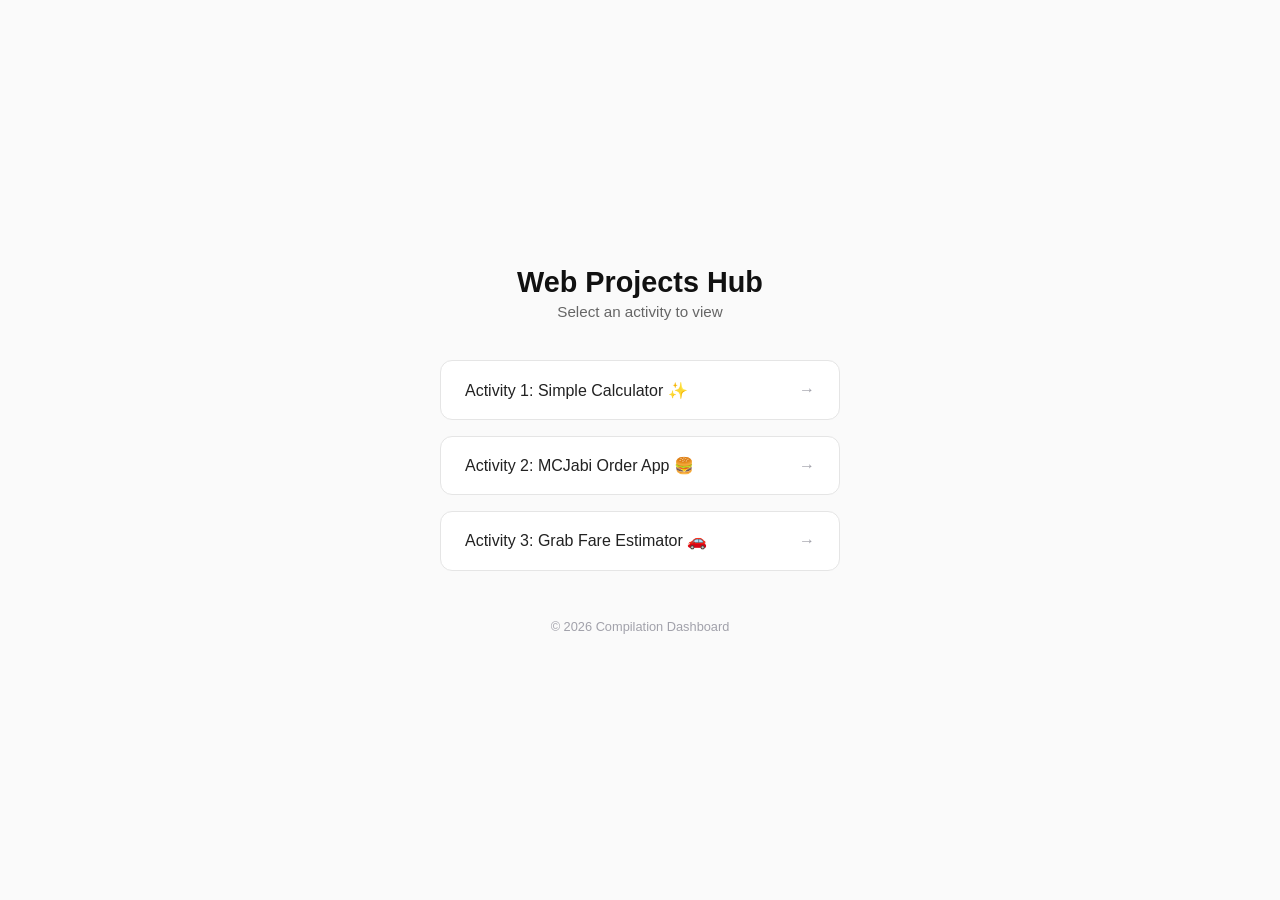
<file: index.html>
<!DOCTYPE html>
<html lang="en">
<head>
  <meta charset="UTF-8">
  <meta name="viewport" content="width=device-width, initial-scale=1.0">
  <title>Activity Dashboard Hub</title>
  <style>
    * {
      box-sizing: border-box;
      margin: 0;
      padding: 0;
      font-family: -apple-system, BlinkMacSystemFont, "Segoe UI", Roboto, sans-serif;
    }

    body {
      background-color: #fafafa;
      color: #222222;
      min-height: 100vh;
      display: flex;
      flex-direction: column;
      justify-content: center;
      align-items: center;
      padding: 2rem 1rem;
    }

    header {
      text-align: center;
      margin-bottom: 2.5rem;
    }

    header h1 {
      font-size: 1.8rem;
      font-weight: 700;
      color: #111111;
      margin-bottom: 0.25rem;
    }

    header p {
      color: #666666;
      font-size: 0.95rem;
    }

    main {
      width: 100%;
      max-width: 400px;
      display: flex;
      flex-direction: column;
      gap: 1rem;
    }

    .btn-link {
      display: flex;
      justify-content: space-between;
      align-items: center;
      background: #ffffff;
      color: #222222;
      text-decoration: none;
      padding: 1.2rem 1.5rem;
      border-radius: 12px;
      font-weight: 500;
      font-size: 1rem;
      border: 1px solid #e5e5e5;
      transition: all 0.2s ease;
    }

    .btn-link:hover {
      background: #f4f4f5;
      border-color: #d4d4d8;
      transform: translateX(4px);
    }

    .arrow {
      color: #a1a1aa;
      transition: color 0.2s;
    }

    .btn-link:hover .arrow {
      color: #111111;
    }

    footer {
      margin-top: 3rem;
      color: #a1a1aa;
      font-size: 0.8rem;
    }
  </style>
</head>
<body>

  <header>
    <h1>Web Projects Hub</h1>
    <p>Select an activity to view</p>
  </header>

  <main>
    <a href="Activity1.html" class="btn-link">
      <span>Activity 1: Simple Calculator ✨</span>
      <span class="arrow">→</span>
    </a>

    <a href="Activity2.html" class="btn-link">
      <span>Activity 2: MCJabi Order App 🍔</span>
      <span class="arrow">→</span>
    </a>

    <a href="Activity3.html" class="btn-link">
      <span>Activity 3: Grab Fare Estimator 🚗</span>
      <span class="arrow">→</span>
    </a>
  </main>

  <footer>
    <p>© 2026 Compilation Dashboard</p>
  </footer>

</body>
</html>
</file>
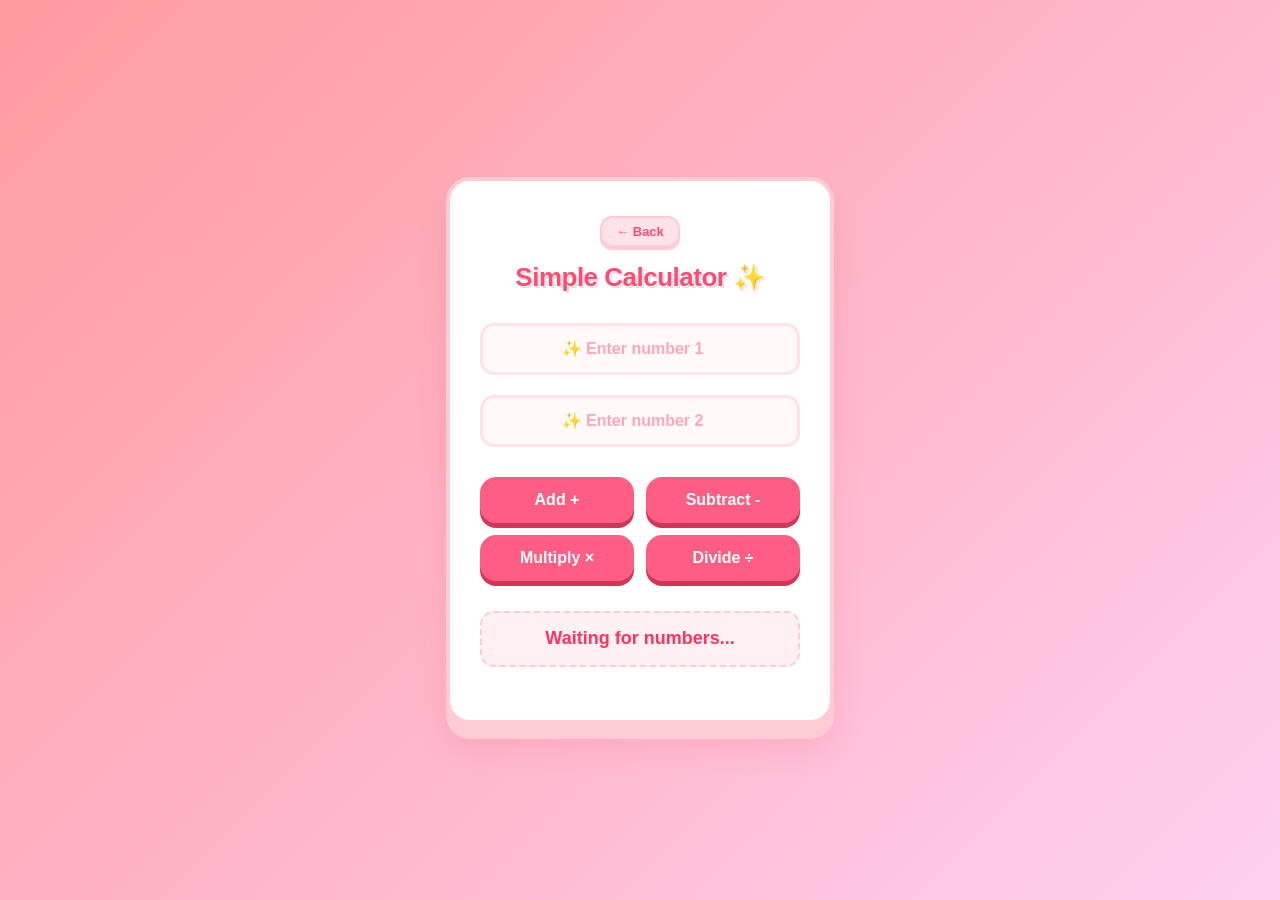
<file: Activity1.html>
<!DOCTYPE html>
<html lang="en">
<head>
  <meta charset="UTF-8">
  <meta name="viewport" content="width=device-width, initial-scale=1.0">
  <title>Simple Calculator</title>
  <link rel="stylesheet" href="css/calculator.css">
</head>
<body>
  <div class="container">
    <a href="index.html" class="btn-back-cute">← Back</a>

    <h2>Simple Calculator ✨</h2>

    <input type="number" id="num1" placeholder="✨ Enter number 1">
    <input type="number" id="num2" placeholder="✨ Enter number 2">

    <div class="btn-group">
      <button onclick="add()">Add +</button>
      <button onclick="subtract()">Subtract -</button>
      <button onclick="multiply()">Multiply ×</button>
      <button onclick="divide()">Divide ÷</button>
    </div>

    <h3 id="result">Waiting for numbers...</h3> 
  </div>

  <script>
    function add() {
      var num1 = parseFloat(document.getElementById("num1").value);
      var num2 = parseFloat(document.getElementById("num2").value);
      if (isNaN(num1) || isNaN(num2)) {
        document.getElementById("result").innerText = "Please enter valid numbers! 💕";
        return;
      }
      document.getElementById("result").innerText = "Result: " + (num1 + num2) + " ⭐";
    }

    function subtract() {
      var num1 = parseFloat(document.getElementById("num1").value);
      var num2 = parseFloat(document.getElementById("num2").value);
      if (isNaN(num1) || isNaN(num2)) {
        document.getElementById("result").innerText = "Please enter valid numbers! 💕";
        return;
      }
      document.getElementById("result").innerText = "Result: " + (num1 - num2) + " ⭐";
    }

    function multiply() {
      var num1 = parseFloat(document.getElementById("num1").value);
      var num2 = parseFloat(document.getElementById("num2").value);
      if (isNaN(num1) || isNaN(num2)) {
        document.getElementById("result").innerText = "Please enter valid numbers! 💕";
        return;
      }
      document.getElementById("result").innerText = "Result: " + (num1 * num2) + " ⭐";
    }

    function divide() {
      var num1 = parseFloat(document.getElementById("num1").value);
      var num2 = parseFloat(document.getElementById("num2").value);
      if (isNaN(num1) || isNaN(num2)) {
        document.getElementById("result").innerText = "Please enter valid numbers! 💕";
        return;
      }
      let result = num2 === 0 ? "Cannot divide by zero! 🚫" : (num1 / num2).toFixed(2) + " ⭐";
      document.getElementById("result").innerText = num2 === 0 ? result : "Result: " + result;
    }
  </script>
</body>
</html>
</file>
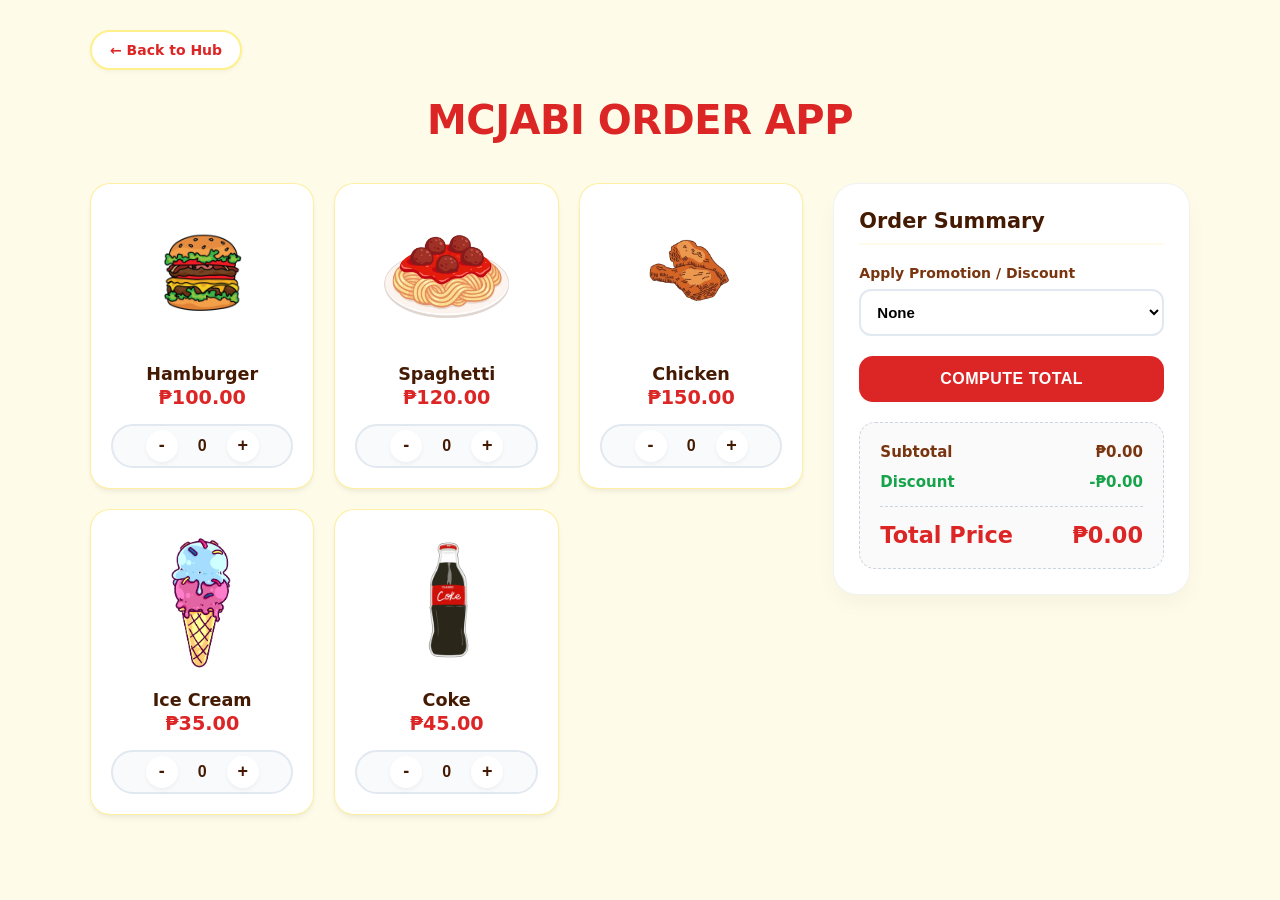
<file: Activity2.html>
<!DOCTYPE html>
<html lang="en">
<head>
  <meta charset="UTF-8">
  <meta name="viewport" content="width=device-width, initial-scale=1.0">
  <title>MCJabi Order App</title>
  <link rel="stylesheet" href="css/order-app.css">
</head>
<body>

  <div class="container">
    <div class="header-nav">
      <a href="index.html" class="btn-back-jollibee">← Back to Hub</a>
    </div>

    <h1>MCJabi Order App</h1>

    <div class="app-layout">
      <div class="menu">
        <div class="item">
          <img src="pics/burger.png" alt="Hamburger">
          <div>
            <div class="item-name">Hamburger</div>
            <div class="item-price">₱100.00</div>
          </div>
          <div class="qty-wrapper">
            <button type="button" class="qty-btn" onclick="changeQty('qty-hamburger', -1)">-</button>
            <input type="number" id="qty-hamburger" value="0" min="0">
            <button type="button" class="qty-btn" onclick="changeQty('qty-hamburger', 1)">+</button>
          </div>
        </div>

        <div class="item">
          <img src="pics/spaghetti.png" alt="Spaghetti">
          <div>
            <div class="item-name">Spaghetti</div>
            <div class="item-price">₱120.00</div>
          </div>
          <div class="qty-wrapper">
            <button type="button" class="qty-btn" onclick="changeQty('qty-spaghetti', -1)">-</button>
            <input type="number" id="qty-spaghetti" value="0" min="0">
            <button type="button" class="qty-btn" onclick="changeQty('qty-spaghetti', 1)">+</button>
          </div>
        </div>

        <div class="item">
          <img src="pics/chicken.png" alt="Chicken">
          <div>
            <div class="item-name">Chicken</div>
            <div class="item-price">₱150.00</div>
          </div>
          <div class="qty-wrapper">
            <button type="button" class="qty-btn" onclick="changeQty('qty-chicken', -1)">-</button>
            <input type="number" id="qty-chicken" value="0" min="0">
            <button type="button" class="qty-btn" onclick="changeQty('qty-chicken', 1)">+</button>
          </div>
        </div>

        <div class="item">
          <img src="pics/icecream.png" alt="Ice Cream">
          <div>
            <div class="item-name">Ice Cream</div>
            <div class="item-price">₱35.00</div>
          </div>
          <div class="qty-wrapper">
            <button type="button" class="qty-btn" onclick="changeQty('qty-icecream', -1)">-</button>
            <input type="number" id="qty-icecream" value="0" min="0">
            <button type="button" class="qty-btn" onclick="changeQty('qty-icecream', 1)">+</button>
          </div>
        </div>

        <div class="item">
          <img src="pics/coke.png" alt="Coke">
          <div>
            <div class="item-name">Coke</div>
            <div class="item-price">₱45.00</div>
          </div>
          <div class="qty-wrapper">
            <button type="button" class="qty-btn" onclick="changeQty('qty-coke', -1)">-</button>
            <input type="number" id="qty-coke" value="0" min="0">
            <button type="button" class="qty-btn" onclick="changeQty('qty-coke', 1)">+</button>
          </div>
        </div>
      </div>

      <div class="checkout-panel">
        <h2 class="panel-title">Order Summary</h2>
        
        <div class="discount-box">
          <label for="discount">Apply Promotion / Discount</label>
          <select id="discount">
            <option value="0">None</option>
            <option value="0.25">Senior Citizen (25%)</option>
            <option value="0.20">Membership Card (20%)</option>
            <option value="0.15">Manager (15%)</option>
          </select>
        </div>

        <button type="button" class="btn-calculate" onclick="calculateOrder()">Compute Total</button>

        <div class="receipt">
          <div class="receipt-row">
            <span>Subtotal</span>
            <span id="txt-subtotal">₱0.00</span>
          </div>
          <div class="receipt-row discount-row">
            <span>Discount</span>
            <span id="txt-discount">-₱0.00</span>
          </div>
          <div class="receipt-divider"></div>
          <div class="receipt-row total-row">
            <span>Total Price</span>
            <span id="txt-total">₱0.00</span>
          </div>
        </div>
      </div>
    </div>
  </div>

  <script>
    function calculateOrder(){
      const prices = {
        hamburger: 100,
        spaghetti: 120,
        chicken: 150,
        icecream: 35,
        coke: 45
      };

      const qtyHamburger = parseInt(document.getElementById("qty-hamburger").value) || 0;
      const qtySpaghetti = parseInt(document.getElementById("qty-spaghetti").value) || 0;
      const qtyChicken = parseInt(document.getElementById("qty-chicken").value) || 0;
      const qtyIceCream = parseInt(document.getElementById("qty-icecream").value) || 0;
      const qtyCoke = parseInt(document.getElementById("qty-coke").value) || 0;

      const subtotal = (qtyHamburger * prices.hamburger) +
                       (qtySpaghetti * prices.spaghetti) +
                       (qtyChicken * prices.chicken) +
                       (qtyIceCream * prices.icecream) +
                       (qtyCoke * prices.coke);

      const discountRate = parseFloat(document.getElementById("discount").value);
      const discount = subtotal * discountRate;
      const total = subtotal - discount;

      document.getElementById("txt-subtotal").innerText = `₱${subtotal.toFixed(2)}`;
      document.getElementById("txt-discount").innerText = `-₱${discount.toFixed(2)}`;
      document.getElementById("txt-total").innerText = `₱${total.toFixed(2)}`;
    }

    function changeQty(id, amount) {
      const input = document.getElementById(id);
      let currentVal = parseInt(input.value) || 0;
      let newVal = currentVal + amount;
      if (newVal < 0) newVal = 0;
      input.value = newVal;
    }

    calculateOrder();
  </script>
</body>
</html>
</file>
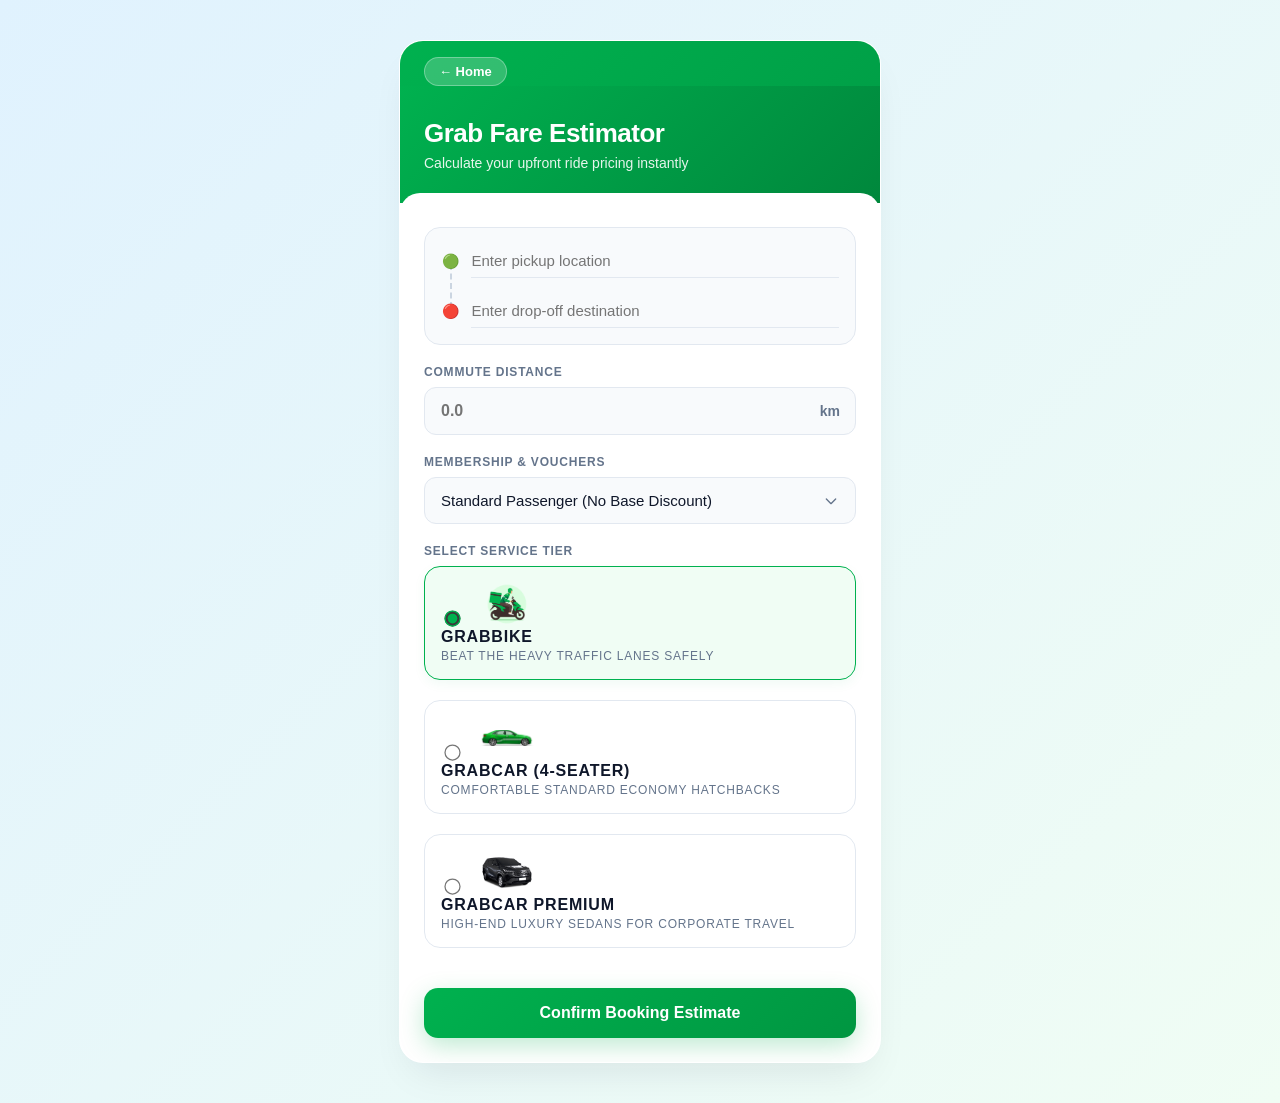
<file: Activity3.html>
<!DOCTYPE html>
<html lang="en">
<head>
  <meta charset="UTF-8">
  <meta name="viewport" content="width=device-width, initial-scale=1.0, maximum-scale=1.0, user-scalable=no">
  <title>Grab Fare Estimator</title>
  <link rel="stylesheet" href="css/cost-estimator.css">
</head>
<body>

  <div class="app-container">
    <div class="back-nav-container">
      <a href="index.html" class="btn-back-grab">← Home</a>
    </div>

    <div class="app-header">
      <h1>Grab Fare Estimator</h1>
      <p>Calculate your upfront ride pricing instantly</p>
    </div>

    <div class="app-content">
      <div class="route-container">
        <div class="route-line"></div>
        
        <div class="route-field">
          <div class="route-icon">🟢</div>
          <input type="text" id="pickup" placeholder="Enter pickup location">
        </div>
        
        <div class="route-field">
          <div class="route-icon">🔴</div>
          <input type="text" id="dropoff" placeholder="Enter drop-off destination">
        </div>
      </div>

      <div class="input-group">
        <label for="distance">Commute Distance</label>
        <div class="distance-input-wrapper">
          <input type="number" id="distance" min="0.1" step="0.1" placeholder="0.0">
          <span class="unit-label">km</span>
        </div>
      </div>

      <div class="input-group">
        <label for="voucher">Membership & Vouchers</label>
        <select id="voucher">
          <option value="none">Standard Passenger (No Base Discount)</option>
          <option value="student">Student / PWD / Senior (20% Off)</option>
          <option value="premium">Premium Member (10% Off)</option>
        </select>
      </div>

      <div class="input-group">
        <label>Select Service Tier</label>
        <div class="vehicle-options">
          
          <label class="vehicle-card">
            <input type="radio" name="ride-type" value="bike" checked>
            <img src="pics/motorcycle.png" alt="GrabBike">
            <div class="vehicle-details">
              <h3>GrabBike</h3>
              <p>Beat the heavy traffic lanes safely</p>
            </div>
          </label>

          <label class="vehicle-card">
            <input type="radio" name="ride-type" value="car4">
            <img src="pics/economy.png" alt="GrabCar 4-Seater">
            <div class="vehicle-details">
              <h3>GrabCar (4-Seater)</h3>
              <p>Comfortable standard economy hatchbacks</p>
            </div>
          </label>

          <label class="vehicle-card">
            <input type="radio" name="ride-type" value="premium">
            <img src="pics/premium.png" alt="GrabCar Premium">
            <div class="vehicle-details">
              <h3>GrabCar Premium</h3>
              <p>High-end luxury sedans for corporate travel</p>
            </div>
          </label>

        </div>
      </div>

      <button class="btn-estimate" onclick="calculateFare()">Confirm Booking Estimate</button>

      <div id="receiptBox">
        <h2>Booking Invoice Summary</h2>
        
        <div class="trip-summary-badge">
          <div class="trip-line">📍 <strong>From:</strong> <span id="pop-pickup">---</span></div>
          <div class="trip-line">🏁 <strong>To:</strong> <span id="pop-dropoff">---</span></div>
          <div>Service Level: <span class="service-tag" id="pop-service">---</span></div>
        </div>
        
        <div class="receipt-row">
          <span>Base Booking Fee</span>
          <span class="price-value">₱<span id="receipt-base">0.00</span></span>
        </div>
        
        <div class="receipt-row">
          <span>Distance Charge</span>
          <span class="price-value">₱<span id="receipt-distance">0.00</span></span>
        </div>

        <div class="receipt-row discount-line" id="discount-row" style="display: none;">
          <span id="discount-label">Tier Discount</span>
          <span class="price-value discount-line">-₱<span id="receipt-discount">0.00</span></span>
        </div>

        <div class="receipt-row discount-line" id="long-distance-row" style="display: none;">
          <span>Long Distance Promo (5% Off)</span>
          <span class="price-value discount-line">-₱<span id="receipt-long-discount">0.00</span></span>
        </div>
        
        <div class="receipt-row total-row">
          <strong>Upfront Total Fare</strong>
          <span class="price-value highlight" id="receipt-total">₱0.00</span>
        </div>
      </div>

    </div>
  </div>

  <script>
    function calculateFare() {
      const pickup = document.getElementById("pickup").value.trim();
      const dropoff = document.getElementById("dropoff").value.trim();
      const distanceInput = parseFloat(document.getElementById("distance").value);
      const voucherValue = document.getElementById("voucher").value;
      
      if (!pickup || !dropoff || isNaN(distanceInput) || distanceInput <= 0) {
        alert("Please complete all address locations and enter a valid distance.");
        return;
      }

      const pricingTiers = {
        bike:    { name: "GrabBike", base: 50, perKm: 12 },
        car4:    { name: "GrabCar (4-Seater)", base: 80, perKm: 15 },
        premium: { name: "GrabCar Premium", base: 150, perKm: 25 }
      };

      const selectedTier = document.querySelector('input[name="ride-type"]:checked').value;
      const config = pricingTiers[selectedTier];

      const baseFee = config.base;
      const distanceFee = distanceInput * config.perKm;
      const initialSubtotal = baseFee + distanceFee;

      let tierDiscountRate = 0;
      if (voucherValue === "student") {
        tierDiscountRate = 0.20;
        document.getElementById("discount-label").innerText = "Student/PWD/Senior (20%)";
      } else if (voucherValue === "premium") {
        tierDiscountRate = 0.10;
        document.getElementById("discount-label").innerText = "Premium Member (10%)";
      }

      const tierDiscountAmount = initialSubtotal * tierDiscountRate;
      document.getElementById("discount-row").style.display = tierDiscountAmount > 0 ? "flex" : "none";

      let longDistanceDiscountAmount = 0;
      if (distanceInput > 20) {
        longDistanceDiscountAmount = initialSubtotal * 0.05;
        document.getElementById("long-distance-row").style.display = "flex";
      } else {
        document.getElementById("long-distance-row").style.display = "none";
      }

      const finalTotalFare = initialSubtotal - tierDiscountAmount - longDistanceDiscountAmount;

      document.getElementById("pop-pickup").innerText = pickup;
      document.getElementById("pop-dropoff").innerText = dropoff;
      document.getElementById("pop-service").innerText = config.name;

      document.getElementById("receipt-base").innerText = baseFee.toFixed(2);
      document.getElementById("receipt-distance").innerText = distanceFee.toFixed(2);
      document.getElementById("receipt-discount").innerText = tierDiscountAmount.toFixed(2);
      document.getElementById("receipt-long-discount").innerText = longDistanceDiscountAmount.toFixed(2);
      document.getElementById("receipt-total").innerText = "₱" + finalTotalFare.toFixed(2);

      document.getElementById("receiptBox").style.display = "block";
      document.getElementById("receiptBox").scrollIntoView({ behavior: 'smooth', block: 'nearest' });
    }
  </script>
</body>
</html>
</file>
<file: css/calculator.css>
body {
  font-family: 'Comic Sans MS', 'Segoe UI', Tahoma, sans-serif;
  background: linear-gradient(135deg, #ff9a9e 0%, #fecfef 99%, #fecfef 100%);
  display: flex;
  justify-content: center;
  align-items: center;
  height: 100vh;
  margin: 0;
}

.container {
  background-color: #ffffff;
  padding: 35px 30px;
  border-radius: 24px; /* Super soft round corners */
  box-shadow: 0 15px 0px #ffccd5, 0 25px 30px rgba(255, 75, 110, 0.15); /* Double layer cute shadow effect */
  text-align: center;
  width: 320px;
  border: 4px solid #ffccd5;
}

h2 {
  color: #ff4b72;
  margin-top: 0;
  margin-bottom: 20px;
  font-weight: 800;
  font-size: 26px;
  letter-spacing: -0.5px;
  text-shadow: 1px 1px 0px #fff, 2px 2px 0px #ffccd5;
}

input[type="number"] {
  width: 100%;
  box-sizing: border-box;
  padding: 14px 16px;
  margin: 10px 0;
  border: 3px solid #ffe3e8;
  border-radius: 14px;
  font-size: 16px;
  outline: none;
  background-color: #fff9fa;
  color: #ff4b72;
  font-weight: 600;
  text-align: center;
  transition: all 0.2s ease;
}

input[type="number"]:focus {
  border-color: #ff859f;
  background-color: #ffffff;
  box-shadow: 0 0 0 4px rgba(255, 133, 159, 0.15);
}

input[type="number"]::placeholder {
  color: #ffa6b9;
}

.btn-group {
  display: grid;
  grid-template-columns: repeat(2, 1fr);
  gap: 12px;
  margin-top: 20px;
}

button {
  background-color: #ff5e84;
  color: #ffffff;
  padding: 14px;
  border: none;
  border-radius: 16px;
  font-size: 16px;
  font-weight: 700;
  cursor: pointer;
  box-shadow: 0 5px 0px #d63359; /* Cute 3D button effect */
  transition: all 0.1s ease;
}

button:hover {
  background-color: #ff4b72;
}

button:active {
  transform: translateY(4px); /* Pushes down like a real squishy button */
  box-shadow: 0 1px 0px #d63359;
}

h3#result {
  background-color: #fff0f3;
  color: #ff3360;
  margin-top: 30px;
  padding: 15px;
  border-radius: 14px;
  font-size: 18px;
  font-weight: 700;
  border: 2px dashed #ffccd5;
  min-height: 22px;
}

.btn-back-cute {
  display: inline-block;
  text-decoration: none;
  background-color: #ffe3e8;
  color: #ff4b72;
  padding: 6px 14px;
  border-radius: 12px;
  font-size: 13px;
  font-weight: 700;
  margin-bottom: 15px;
  border: 2px solid #ffccd5;
  box-shadow: 0 3px 0px #ffccd5;
  transition: all 0.1s ease;
}

.btn-back-cute:hover {
  background-color: #ffccd5;
}

.btn-back-cute:active {
  transform: translateY(2px);
  box-shadow: 0 1px 0px #ffccd5;
}
</file>
<file: css/order-app.css>
:root {
  --primary-color: #dc2626;
  --primary-hover: #b91c1c;
  --accent-color: #facc15;
  --accent-light: #fef08a;
  --bg-color: #fefce8;
  --text-main: #451a03;
  --text-muted: #78350f;
  --card-bg: #ffffff;
}

body {
  font-family: 'Segoe UI', system-ui, -apple-system, sans-serif;
  background-color: var(--bg-color);
  padding: 30px 20px;
  margin: 0;
  color: var(--text-main);
}

.container {
  max-width: 1100px;
  margin: 0 auto;
}

.header-nav {
  margin-bottom: 25px;
}

.btn-back-jollibee {
  display: inline-flex;
  align-items: center;
  text-decoration: none;
  background: var(--card-bg);
  color: var(--primary-color);
  padding: 10px 18px;
  border-radius: 30px;
  font-weight: 700;
  font-size: 14px;
  border: 2px solid var(--accent-light);
  box-shadow: 0 2px 4px rgba(0,0,0,0.04);
  transition: all 0.2s ease;
}

.btn-back-jollibee:hover {
  background: var(--accent-light);
  transform: translateX(-3px);
}

h1 {
  text-align: center;
  color: var(--primary-color);
  margin-bottom: 40px;
  font-weight: 800;
  font-size: 2.5rem;
  text-transform: uppercase;
  letter-spacing: -0.5px;
}

.app-layout {
  display: grid;
  grid-template-columns: 1fr;
  gap: 30px;
}

@media (min-width: 900px) {
  .app-layout {
    grid-template-columns: 2fr 1fr;
    align-items: start;
  }
}

.menu {
  display: grid;
  grid-template-columns: repeat(auto-fill, minmax(220px, 1fr));
  gap: 20px;
}

.item {
  background: var(--card-bg);
  border: 1px solid rgba(253, 224, 71, 0.5);
  border-radius: 20px;
  padding: 20px;
  text-align: center;
  box-shadow: 0 4px 6px -1px rgba(0, 0, 0, 0.05), 0 2px 4px -1px rgba(0, 0, 0, 0.03);
  transition: transform 0.2s ease, box-shadow 0.2s ease;
  display: flex;
  flex-direction: column;
  justify-content: space-between;
}

.item:hover {
  transform: translateY(-4px);
  box-shadow: 0 10px 15px -3px rgba(220, 38, 38, 0.1);
}

.item img {
  width: 100%;
  max-width: 140px;
  height: 140px;
  object-fit: contain;
  margin: 0 auto 15px auto;
}

.item-name {
  font-weight: 700;
  font-size: 1.1rem;
  color: var(--text-main);
  margin: 5px 0 2px 0;
}

.item-price {
  font-weight: 800;
  font-size: 1.2rem;
  color: var(--primary-color);
  margin: 0 0 15px 0;
}

.qty-wrapper {
  display: inline-flex;
  align-items: center;
  justify-content: center;
  background: #f8fafc;
  border: 2px solid #e2e8f0;
  border-radius: 30px;
  padding: 4px;
  width: 100%;
  box-sizing: border-box;
}

.qty-btn {
  width: 32px;
  height: 32px;
  border-radius: 50%;
  border: none;
  background: white;
  color: var(--text-main);
  font-size: 18px;
  font-weight: bold;
  cursor: pointer;
  display: flex;
  align-items: center;
  justify-content: center;
  box-shadow: 0 2px 4px rgba(0,0,0,0.05);
  transition: background 0.15s;
}

.qty-btn:hover {
  background: var(--accent-light);
}

input[type="number"] {
  width: 45px;
  border: none;
  background: transparent;
  text-align: center;
  font-size: 16px;
  font-weight: 700;
  color: var(--text-main);
  outline: none;
  -moz-appearance: textfield;
}

input[type="number"]::-webkit-outer-spin-button,
input[type="number"]::-webkit-inner-spin-button {
  -webkit-appearance: none;
  margin: 0;
}

.checkout-panel {
  background: var(--card-bg);
  border-radius: 24px;
  padding: 25px;
  border: 1px solid rgba(0,0,0,0.05);
  box-shadow: 0 10px 25px -5px rgba(0, 0, 0, 0.05);
  position: sticky;
  top: 20px;
}

.panel-title {
  font-size: 1.3rem;
  font-weight: 800;
  margin-top: 0;
  margin-bottom: 20px;
  border-bottom: 2px solid var(--bg-color);
  padding-bottom: 10px;
}

.discount-box {
  margin-bottom: 20px;
}

.discount-box label {
  display: block;
  font-weight: 700;
  font-size: 14px;
  margin-bottom: 8px;
  color: var(--text-muted);
}

select {
  width: 100%;
  padding: 12px;
  border-radius: 12px;
  border: 2px solid #e2e8f0;
  background-color: #fff;
  font-size: 15px;
  outline: none;
  font-weight: 600;
  cursor: pointer;
  transition: border-color 0.2s;
  box-sizing: border-box;
}

select:focus {
  border-color: var(--accent-color);
}

.btn-calculate {
  width: 100%;
  padding: 14px;
  background: var(--primary-color);
  color: white;
  border: none;
  border-radius: 14px;
  font-size: 16px;
  font-weight: 700;
  text-transform: uppercase;
  letter-spacing: 0.5px;
  cursor: pointer;
  margin-bottom: 20px;
  transition: background-color 0.15s, transform 0.1s;
}

.btn-calculate:hover {
  background: var(--primary-hover);
}

.btn-calculate:active {
  transform: scale(0.98);
}

.receipt {
  background: #fafafa;
  border-radius: 16px;
  padding: 20px;
  border: 1px dashed #cbd5e1;
}

.receipt-row {
  display: flex;
  justify-content: space-between;
  margin-bottom: 12px;
  font-size: 15px;
  font-weight: 600;
  color: var(--text-muted);
}

.receipt-row.discount-row {
  color: #16a34a;
}

.receipt-divider {
  border-top: 1px dashed #cbd5e1;
  margin: 15px 0;
}

.receipt-row.total-row {
  font-size: 1.4rem;
  font-weight: 800;
  color: var(--primary-color);
  margin-bottom: 0;
}
</file>
<file: css/cost-estimator.css>
body {
  font-family: -apple-system, BlinkMacSystemFont, 'SF Pro Display', 'Segoe UI', Roboto, Helvetica, Arial, sans-serif;
  background: #e5e7eb linear-gradient(135deg, #e0f2fe 0%, #f0fdf4 100%);
  min-height: 100vh;
  padding: 40px 15px;
  margin: 0;
  color: #0f172a;
  box-sizing: border-box;
  -webkit-font-smoothing: antialiased;
}

.app-container {
  max-width: 480px;
  margin: 0 auto;
  background: #ffffff;
  border-radius: 24px;
  box-shadow: 0 20px 40px -15px rgba(15, 23, 42, 0.1);
  overflow: hidden;
  border: 1px solid rgba(255, 255, 255, 0.8);
  backdrop-filter: blur(8px);
}

.app-header {
  background: linear-gradient(135deg, #00b14f 0%, #00873c 100%);
  padding: 32px 24px;
  color: #ffffff;
  position: relative;
}

.app-header::after {
  content: '';
  position: absolute;
  bottom: -10px;
  left: 0;
  right: 0;
  height: 20px;
  background: #ffffff;
  border-radius: 20px 20px 0 0;
}

.app-header h1 {
  margin: 0;
  font-size: 26px;
  font-weight: 800;
  letter-spacing: -0.5px;
}

.app-header p {
  margin: 6px 0 0 0;
  font-size: 14px;
  opacity: 0.9;
  font-weight: 400;
}

.app-content {
  padding: 24px;
  background: #ffffff;
}

.input-group {
  margin-bottom: 20px;
}

.input-group label {
  display: block;
  font-size: 12px;
  font-weight: 700;
  color: #64748b;
  text-transform: uppercase;
  letter-spacing: 0.8px;
  margin-bottom: 8px;
}

.route-container {
  background: #f8fafc;
  border: 1px solid #e2e8f0;
  border-radius: 16px;
  padding: 16px;
  margin-bottom: 20px;
  position: relative;
}

.route-line {
  position: absolute;
  left: 25px;
  top: 36px;
  bottom: 36px;
  width: 2px;
  border-left: 2px dashed #cbd5e1;
}

.route-field {
  display: flex;
  align-items: center;
  gap: 12px;
  margin-bottom: 16px;
  position: relative;
  z-index: 2;
}

.route-field:last-child {
  margin-bottom: 0;
}

.route-icon {
  width: 20px;
  height: 20px;
  display: flex;
  align-items: center;
  justify-content: center;
  font-size: 14px;
}

.route-field input[type="text"] {
  width: 100%;
  border: none;
  background: transparent;
  padding: 8px 0;
  font-size: 15px;
  font-weight: 500;
  color: #0f172a;
  outline: none;
  border-bottom: 1px solid #e2e8f0;
  transition: border-color 0.2s;
}

.route-field input[type="text"]:focus {
  border-bottom-color: #00b14f;
}

.distance-input-wrapper {
  position: relative;
  display: flex;
  align-items: center;
}

.distance-input-wrapper input[type="number"] {
  width: 100%;
  box-sizing: border-box;
  padding: 14px 50px 14px 16px;
  border: 1px solid #e2e8f0;
  background: #f8fafc;
  border-radius: 12px;
  font-size: 16px;
  font-weight: 600;
  color: #0f172a;
  outline: none;
  transition: all 0.2s ease;
}

.distance-input-wrapper input[type="number"]:focus {
  border-color: #00b14f;
  background: #ffffff;
  box-shadow: 0 0 0 4px rgba(0, 177, 79, 0.1);
}

.unit-label {
  position: absolute;
  right: 16px;
  color: #64748b;
  font-size: 14px;
  font-weight: 700;
}

select {
  width: 100%;
  box-sizing: border-box;
  padding: 14px 16px;
  border: 1px solid #e2e8f0;
  background: #f8fafc;
  border-radius: 12px;
  font-size: 15px;
  font-weight: 500;
  color: #0f172a;
  outline: none;
  cursor: pointer;
  appearance: none;
  background-image: url("data:image/svg+xml,%3Csvg xmlns='http://www.w3.org/2000/svg' fill='none' viewBox='0 0 24 24' stroke='%2364748b'%3E%3Cpath stroke-linecap='round' stroke-linejoin='round' stroke-width='2' d='M19 9l-7 7-7-7'/%3E%3C/svg%3E");
  background-repeat: no-repeat;
  background-position: right 16px center;
  background-size: 16px;
  transition: all 0.2s ease;
}

select:focus {
  border-color: #00b14f;
  background-color: #ffffff;
  box-shadow: 0 0 0 4px rgba(0, 177, 79, 0.1);
}

.vehicle-options {
  display: flex;
  flex-direction: column;
  gap: 12px;
}

.vehicle-card {
  display: flex;
  align-items: center;
  padding: 16px;
  border: 1px solid #e2e8f0;
  background: #ffffff;
  border-radius: 16px;
  cursor: pointer;
  transition: all 0.25s cubic-bezier(0.4, 0, 0.2, 1);
  position: relative;
}

.vehicle-card:hover {
  background-color: #f8fafc;
  border-color: #cbd5e1;
}

.vehicle-card input[type="radio"] {
  margin-right: 16px;
  accent-color: #00b14f;
  transform: scale(1.25);
  cursor: pointer;
}

.vehicle-card img {
  width: 56px;
  height: 42px;
  object-fit: contain;
  margin-right: 16px;
}

.vehicle-details {
  flex-grow: 1;
}

.vehicle-details h3 {
  margin: 0;
  font-size: 16px;
  font-weight: 700;
  color: #0f172a;
}

.vehicle-details p {
  margin: 3px 0 0 0;
  font-size: 12px;
  color: #64748b;
  font-weight: 400;
}


.vehicle-card:has(input[type="radio"]:checked) {
  border-color: #00b14f;
  background-color: #f0fdf4;
  box-shadow: 0 4px 12px rgba(0, 177, 79, 0.06);
}

.btn-estimate {
  width: 100%;
  padding: 16px;
  background: linear-gradient(135deg, #00b14f 0%, #009641 100%);
  color: #ffffff;
  border: none;
  border-radius: 14px;
  font-size: 16px;
  font-weight: 700;
  cursor: pointer;
  margin-top: 12px;
  transition: all 0.2s ease;
  box-shadow: 0 8px 24px rgba(0, 177, 79, 0.25);
}

.btn-estimate:hover {
  transform: translateY(-1px);
  box-shadow: 0 12px 28px rgba(0, 177, 79, 0.35);
}

.btn-estimate:active {
  transform: translateY(1px);
  box-shadow: 0 4px 12px rgba(0, 177, 79, 0.2);
}

#receiptBox {
  margin-top: 28px;
  border-top: 2px dashed #e2e8f0;
  padding-top: 24px;
  display: none;
  animation: popUp 0.35s cubic-bezier(0.34, 1.56, 0.64, 1);
}

@keyframes popUp {
  from { opacity: 0; transform: translateY(20px) scale(0.98); }
  to { opacity: 1; transform: translateY(0) scale(1); }
}

#receiptBox h2 {
  margin: 0 0 16px 0;
  font-size: 18px;
  font-weight: 800;
  color: #0f172a;
  letter-spacing: -0.3px;
}

.trip-summary-badge {
  background: #f8fafc;
  border: 1px solid #e2e8f0;
  border-radius: 16px;
  padding: 16px;
  margin-bottom: 20px;
}

.trip-line {
  margin-bottom: 10px;
  font-size: 14px;
  color: #475569;
  font-weight: 500;
}

.trip-line strong {
  color: #0f172a;
}

.service-tag {
  display: inline-block;
  background-color: #00b14f;
  color: #ffffff;
  font-weight: 700;
  padding: 4px 10px;
  border-radius: 6px;
  font-size: 11px;
  margin-top: 8px;
  letter-spacing: 0.5px;
}

.receipt-row {
  display: flex;
  justify-content: space-between;
  font-size: 14px;
  color: #64748b;
  margin-bottom: 12px;
  font-weight: 500;
}

.receipt-row .price-value {
  font-weight: 600;
  color: #0f172a;
}

.discount-line {
  color: #dc2626 !important;
}

.discount-line .price-value {
  color: #dc2626 !important;
}

.receipt-row.total-row {
  margin-top: 16px;
  padding-top: 16px;
  border-top: 1px solid #f1f5f9;
  color: #0f172a;
  align-items: center;
}

.receipt-row.total-row strong {
  font-size: 16px;
  font-weight: 700;
}

.receipt-row .price-value.highlight {
  color: #00b14f;
  font-size: 26px;
  font-weight: 800;
  letter-spacing: -0.5px;
}


@media (max-width: 480px) {
  body {
    padding: 0;
    background: #ffffff;
  }
  .app-container {
    border-radius: 0;
    box-shadow: none;
    border: none;
    max-width: 100%;
  }
}

.back-nav-container {
  padding: 16px 24px 0 24px;
  background: linear-gradient(135deg, #00b14f 0%, #00a047 100%);
}

.btn-back-grab {
  display: inline-block;
  text-decoration: none;
  background-color: rgba(255, 255, 255, 0.2);
  color: #ffffff;
  padding: 6px 14px;
  border-radius: 20px;
  font-size: 13px;
  font-weight: 700;
  transition: all 0.2s ease;
  border: 1px solid rgba(255, 255, 255, 0.3);
}

.btn-back-grab:hover {
  background-color: rgba(255, 255, 255, 0.3);
  transform: translateX(-2px);
}
</file>
